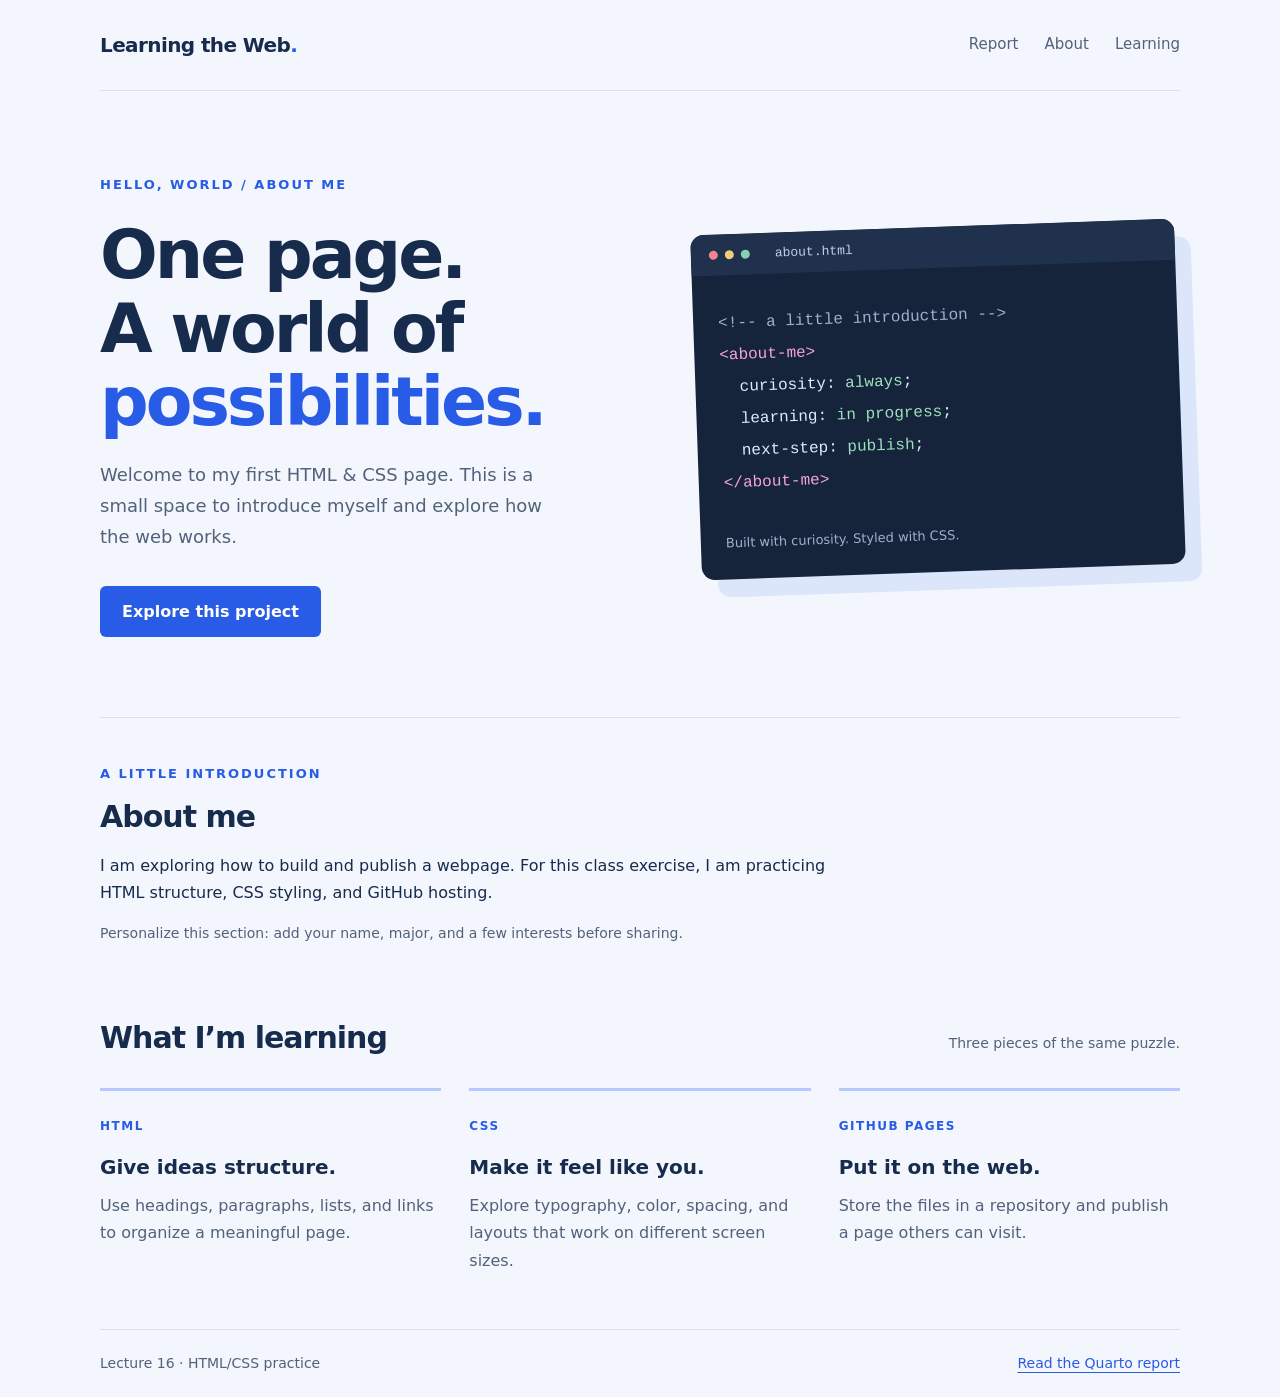
<file: about.html>
<!DOCTYPE html>
<html lang="en">
<head>
  <meta charset="UTF-8">
  <meta name="viewport" content="width=device-width, initial-scale=1">
  <meta name="description" content="An introductory About Me page created for an HTML and CSS class exercise.">
  <title>About Me · Learning the Web</title>
  <link rel="stylesheet" href="styles.css">
</head>
<body class="about-page">
  <a class="skip-link" href="#main">Skip to content</a>
  <div class="page-wrap">
    <header class="site-header">
      <a class="wordmark" href="index.html">Learning the Web<span class="accent">.</span></a>
      <nav aria-label="Main navigation"><a href="index.html">Report</a><a href="#about">About</a><a href="#learning">Learning</a></nav>
    </header>
    <main id="main">
      <section class="hero" aria-labelledby="intro-title">
        <div>
          <p class="eyebrow">HELLO, WORLD / ABOUT ME</p>
          <h1 id="intro-title">One page.<br>A world of<br><span class="accent">possibilities.</span></h1>
          <p class="intro">Welcome to my first HTML &amp; CSS page. This is a small space to introduce myself and explore how the web works.</p>
          <a class="button" href="#learning">Explore this project</a>
        </div>
        <div class="code-art" aria-label="Illustration of HTML and CSS code">
          <div class="window-bar"><span></span><span></span><span></span><p>about.html</p></div>
          <pre><code><span class="code-muted">&lt;!-- a little introduction --&gt;</span>
<span class="code-pink">&lt;about-me&gt;</span>
  curiosity: <span class="code-green">always</span>;
  learning: <span class="code-green">in progress</span>;
  next-step: <span class="code-green">publish</span>;
<span class="code-pink">&lt;/about-me&gt;</span></code></pre>
          <p class="art-caption">Built with curiosity. Styled with CSS.</p>
        </div>
      </section>
      <section class="about-section" id="about">
        <p class="eyebrow">A LITTLE INTRODUCTION</p>
        <h2>About me</h2>
        <p>I am exploring how to build and publish a webpage. For this class exercise, I am practicing HTML structure, CSS styling, and GitHub hosting.</p>
        <p class="edit-note">Personalize this section: add your name, major, and a few interests before sharing.</p>
      </section>
      <section class="learning-section" id="learning" aria-labelledby="learning-title">
        <div class="section-heading"><h2 id="learning-title">What I’m learning</h2><p>Three pieces of the same puzzle.</p></div>
        <div class="learning-grid">
          <article><span class="topic-label">HTML</span><h3>Give ideas structure.</h3><p>Use headings, paragraphs, lists, and links to organize a meaningful page.</p></article>
          <article><span class="topic-label">CSS</span><h3>Make it feel like you.</h3><p>Explore typography, color, spacing, and layouts that work on different screen sizes.</p></article>
          <article><span class="topic-label">GITHUB PAGES</span><h3>Put it on the web.</h3><p>Store the files in a repository and publish a page others can visit.</p></article>
        </div>
      </section>
    </main>
    <footer><p>Lecture 16 · HTML/CSS practice</p><a href="index.html">Read the Quarto report</a></footer>
  </div>
</body>
</html>
</file>
<file: styles.css>
/* Shared colors and typography. Edit these variables to personalize the site. */
:root { --ink:#172b4d; --accent:#285be6; --paper:#f3f6fc; --muted:#52627a; }
body { color:var(--ink); background:var(--paper); font-family:system-ui,-apple-system,BlinkMacSystemFont,"Segoe UI",sans-serif; font-size:16px; line-height:1.7; }
a { color:var(--accent); text-underline-offset:4px; }
a:focus-visible { outline:3px solid #f5a524; outline-offset:5px; }
html { scroll-behavior:smooth; }
* { box-sizing:border-box; }
.about-page { margin:0; }
.page-wrap { max-width:1160px; margin:auto; padding:0 40px; }
.site-header { display:flex; justify-content:space-between; align-items:center; gap:24px; padding:28px 0; border-bottom:1px solid #d8e0ed; }
.wordmark { font-size:20px; font-weight:800; color:var(--ink); text-decoration:none; letter-spacing:-.6px; }
.accent { color:var(--accent); }
nav { display:flex; gap:26px; }
nav a { color:var(--muted); font-size:15px; text-decoration:none; }
nav a:hover { color:var(--accent); }
.hero { display:grid; grid-template-columns:1.1fr 1fr; align-items:center; gap:64px; padding:70px 0 80px; }
.eyebrow { color:var(--accent); font-size:13px; letter-spacing:2px; font-weight:750; }
h1 { font-size:clamp(40px,5.4vw,68px); line-height:1.08; letter-spacing:-3px; margin:22px 0; font-weight:800; }
.intro { max-width:455px; font-size:18px; color:var(--muted); }
.button { display:inline-block; margin-top:16px; padding:12px 22px; background:var(--accent); border-radius:6px; color:white; font-weight:650; text-decoration:none; }
.button:hover { background:#1948c5; }
.code-art { background:#15233b; color:#e0eaff; border-radius:13px; box-shadow:16px 18px 0 #dce6fb; overflow:hidden; transform:rotate(-2deg); }
.window-bar { display:flex; align-items:center; gap:7px; padding:13px 18px; background:#20314d; }
.window-bar span { width:9px; height:9px; border-radius:50%; background:#8ba0c1; }
.window-bar span:first-child { background:#f5828d; }
.window-bar span:nth-child(2) { background:#f2cc78; }
.window-bar span:nth-child(3) { background:#84d2b2; }
.window-bar p { margin:0 0 0 18px; color:#c3cfe5; font:13px ui-monospace,monospace; }
.code-art pre { padding:32px 25px 18px; font:clamp(12px,1.4vw,16px)/2 ui-monospace,SFMono-Regular,monospace; white-space:pre; margin:0; }
.code-muted { color:#a0b0ca; }.code-pink { color:#f5a5d5; }.code-green { color:#9ee0bd; }
.art-caption { margin:0; padding:15px 25px 25px; color:#a0b0ca; font-size:13px; }
h2 { font-size:30px; letter-spacing:-1px; line-height:1.25; margin:12px 0; }
.about-section { border-top:1px solid #d8e0ed; padding:32px 0; }
.about-section>p:not(.eyebrow) { max-width:760px; }
.edit-note { font-size:14px; color:var(--muted); }
.learning-section { padding:15px 0 55px; }
.section-heading { display:flex; align-items:baseline; justify-content:space-between; gap:20px; }
.section-heading p { color:var(--muted); font-size:14px; }
.learning-grid { display:grid; grid-template-columns:repeat(3,1fr); gap:28px; margin-top:18px; }
.learning-grid article { border-top:3px solid #b6c9fa; padding:20px 0 0; }
.topic-label { font-size:12px; letter-spacing:1.5px; color:var(--accent); font-weight:750; }
h3 { font-size:20px; margin:12px 0 8px; }
.learning-grid p { color:var(--muted); margin:0; }
footer { display:flex; justify-content:space-between; gap:20px; padding:22px 0; border-top:1px solid #d8e0ed; font-size:14px; color:var(--muted); }
footer p { margin:0; }
.skip-link { position:absolute; top:-100px; left:10px; background:white; padding:10px; z-index:5; }.skip-link:focus { top:10px; }
/* A single column keeps the content readable on phones. */
@media(max-width:760px) { .page-wrap { padding:0 22px; }.hero { grid-template-columns:1fr; gap:40px; padding:40px 0 55px; }h1 { letter-spacing:-2px; }.code-art { max-width:450px; transform:none; }.code-art pre { font-size:14px; }.learning-grid { grid-template-columns:1fr; gap:24px; }.section-heading { display:block; }.site-header { align-items:flex-start; flex-direction:column; gap:12px; }footer { flex-direction:column; gap:6px; } }
@media(prefers-reduced-motion:reduce) { html { scroll-behavior:auto; } }
</file>
